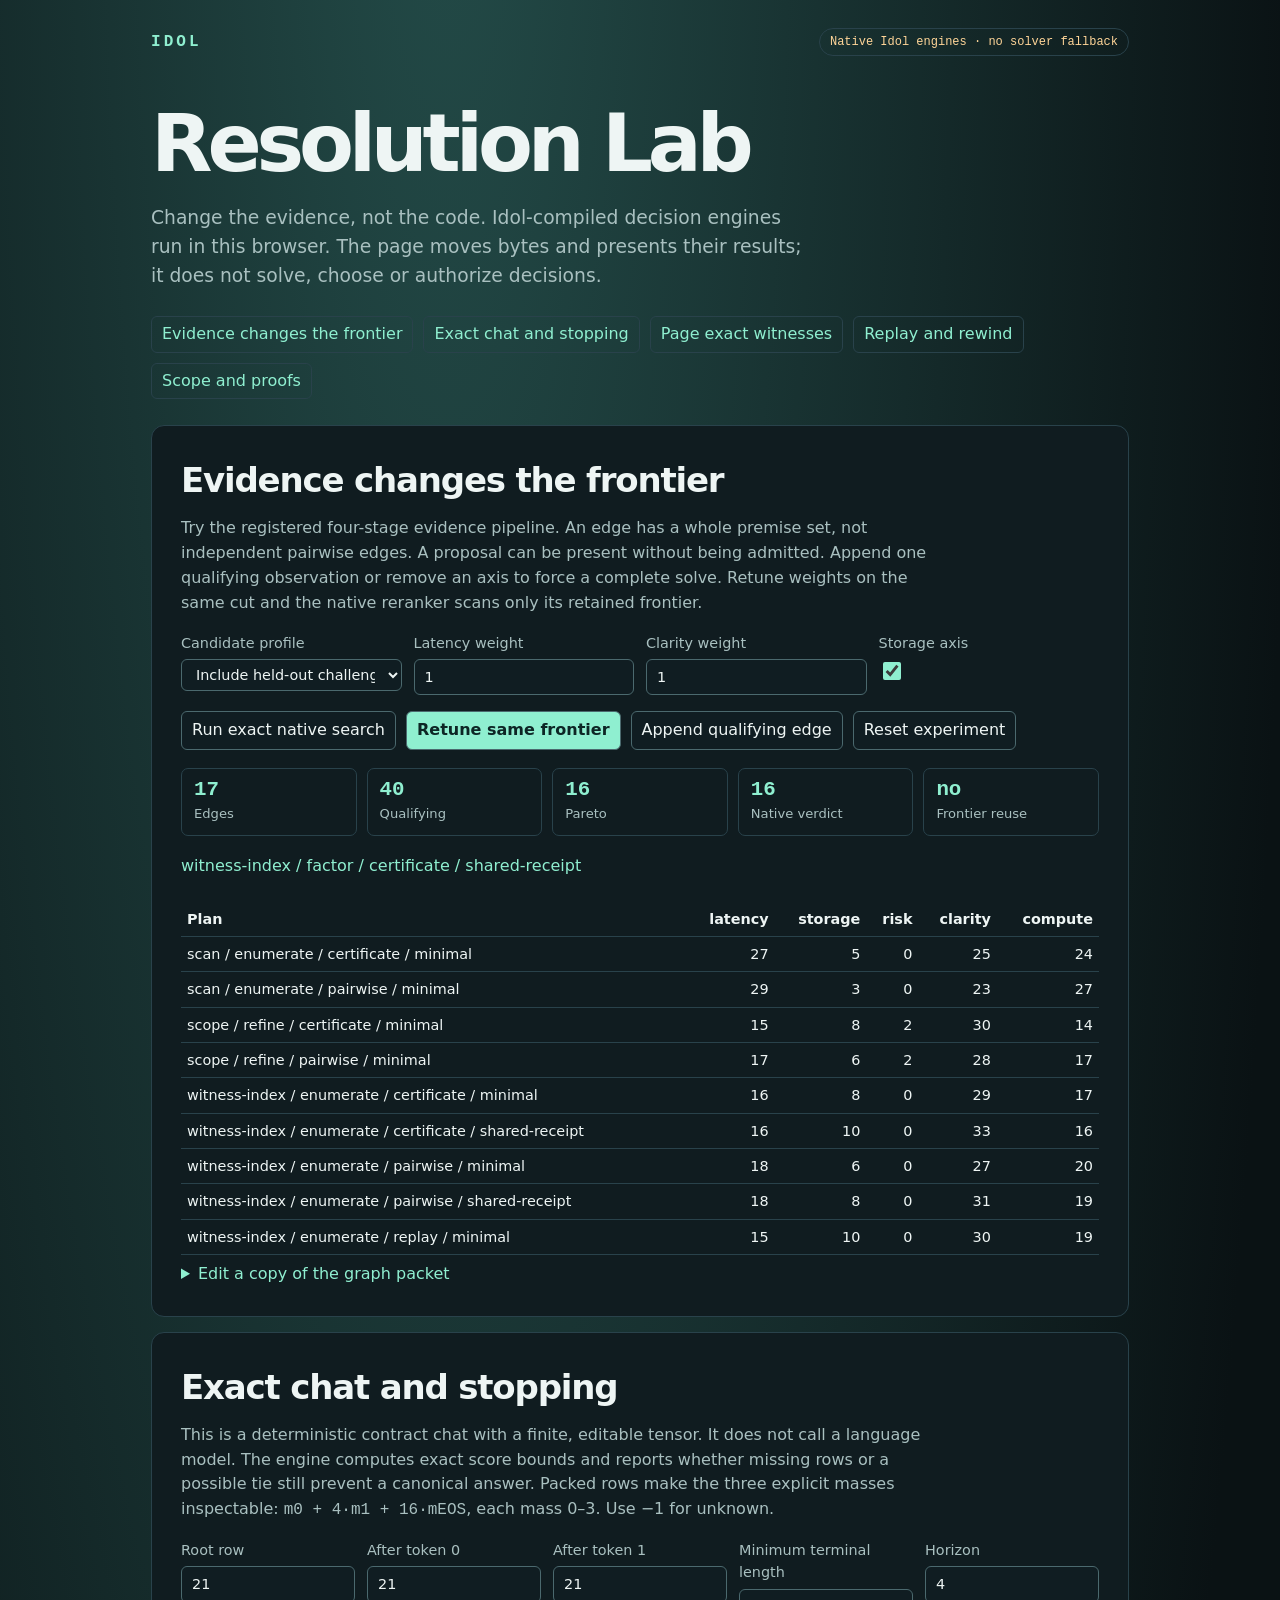
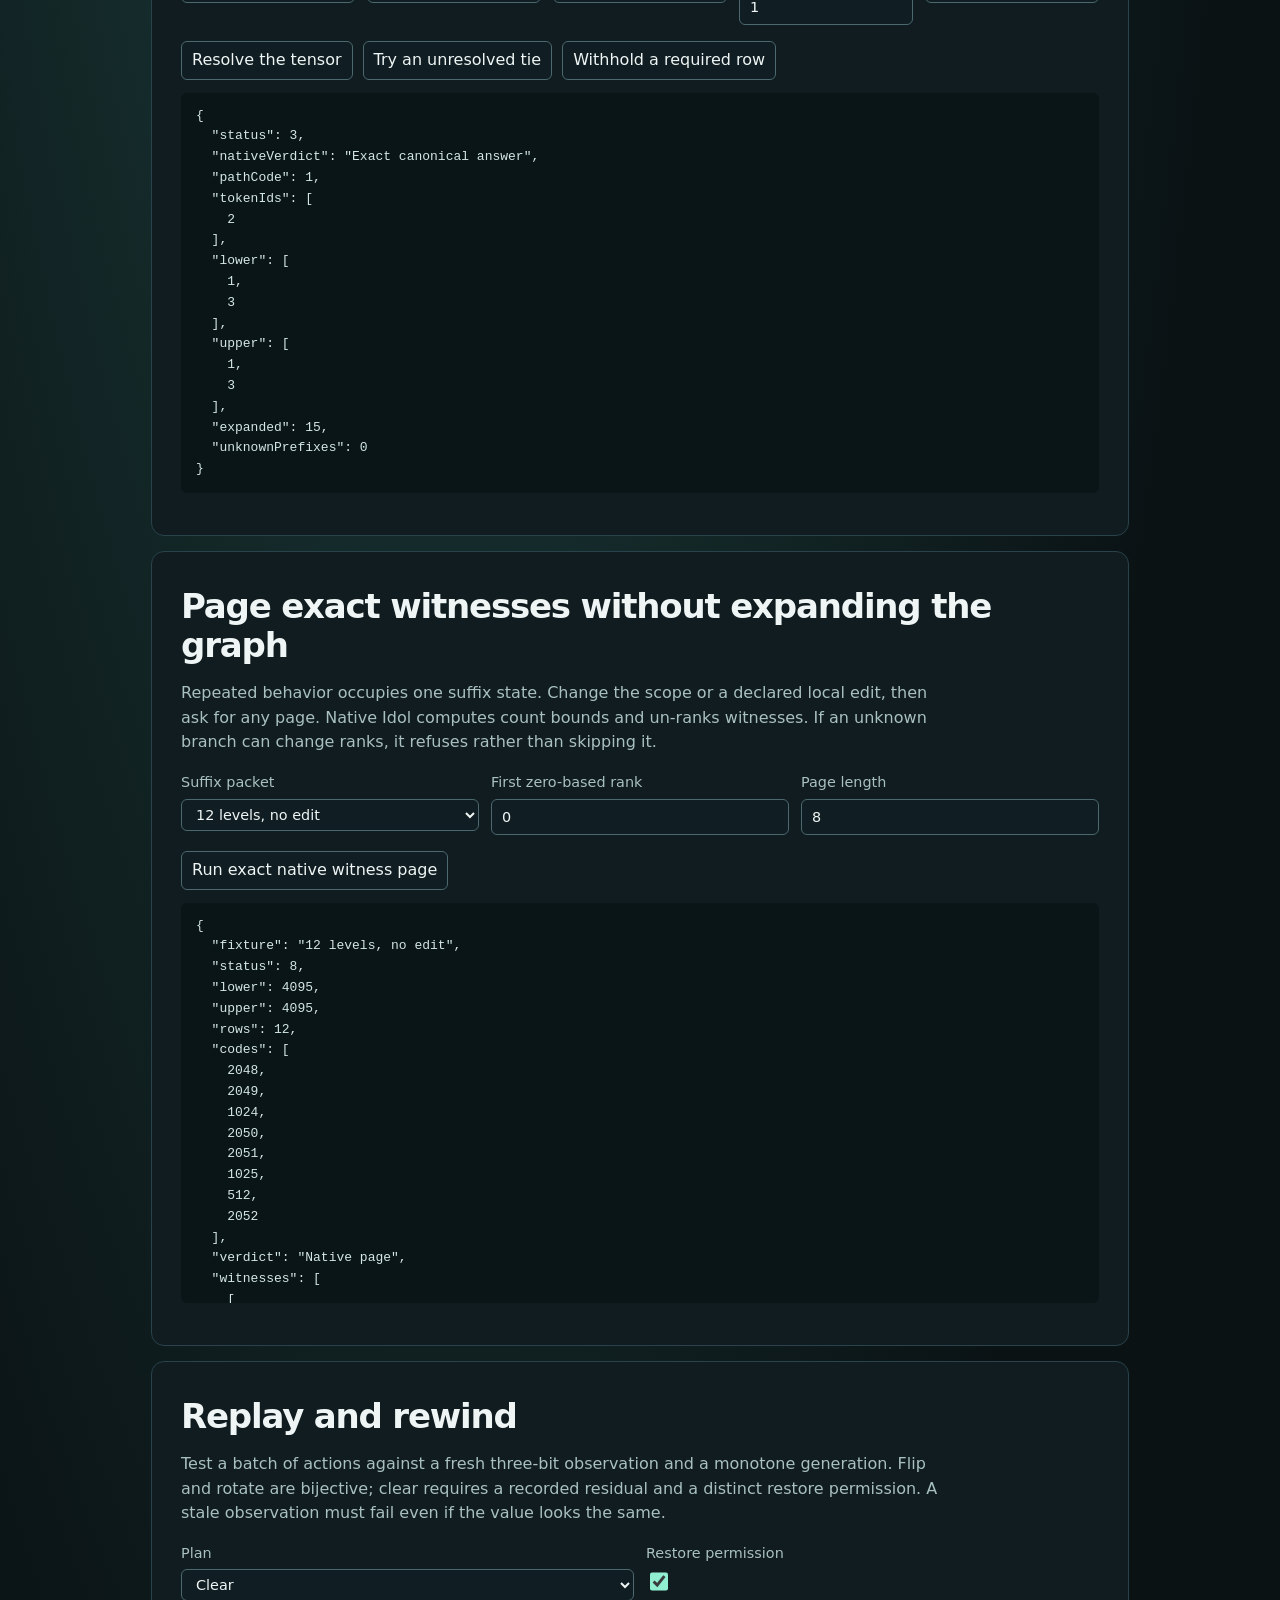
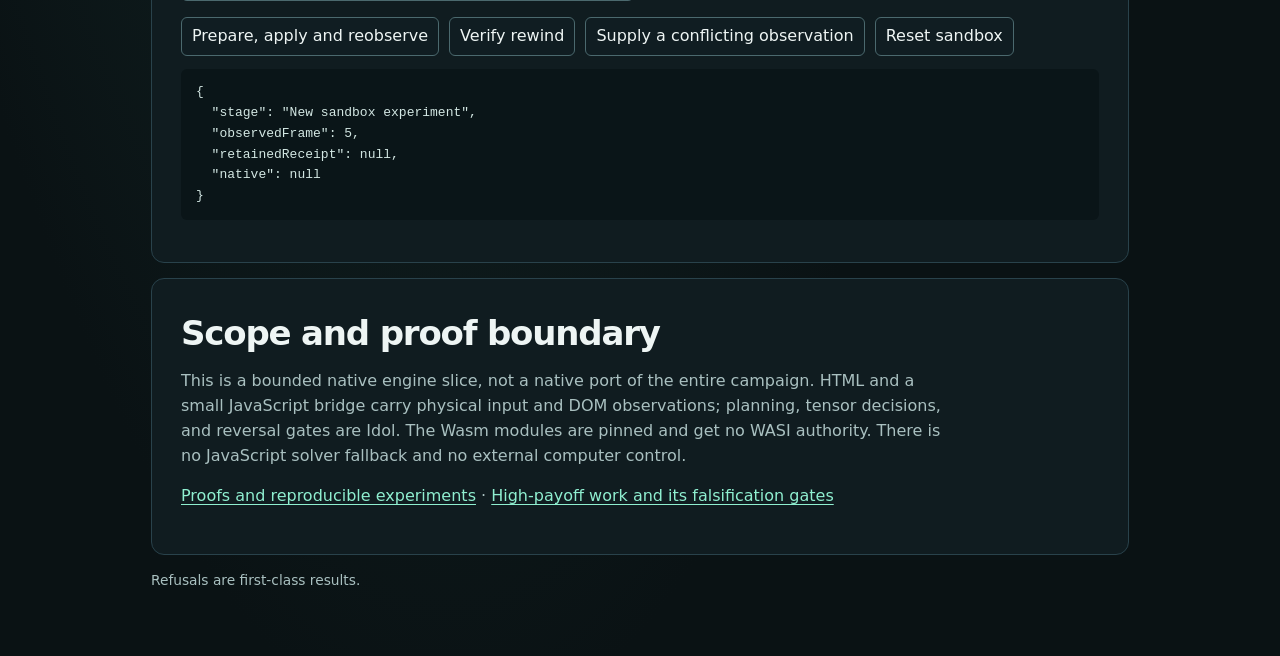
<file: examples/native-resolution-lab/index.html>
<!doctype html>
<html lang="en"><head><meta charset="utf-8"><meta name="viewport" content="width=device-width,initial-scale=1"><title>Idol Native Resolution Lab</title><link rel="stylesheet" href="style.css"></head>
<body><main><header><span class="wordmark">IDOL</span><span class="status" id="status">Loading native modules</span></header>
<h1>Resolution Lab</h1>
<p class="deck">Change the evidence, not the code. Idol-compiled decision engines run in this browser. The page moves bytes and presents their results; it does not solve, choose or authorize decisions.</p>
<nav aria-label="Exhibits"><a href="#plans">Evidence changes the frontier</a><a href="#chat">Exact chat and stopping</a><a href="#witness">Page exact witnesses</a><a href="#undo">Replay and rewind</a><a href="#limits">Scope and proofs</a></nav>
<section id="plans"><h2>Evidence changes the frontier</h2>
<p>Try the registered four-stage evidence pipeline. An edge has a whole premise set, not independent pairwise edges. A proposal can be present without being admitted. Append one qualifying observation or remove an axis to force a complete solve. Retune weights on the same cut and the native reranker scans only its retained frontier.</p>
<div class="grid"><label>Candidate profile <select id="profile"><option value="1">Include held-out challengers</option><option value="0">Narrow to the earlier inventory</option></select></label><label>Latency weight <input id="latency" type="number" value="1" min="0" max="99"></label><label>Clarity weight <input id="clarity" type="number" value="1" min="0" max="99"></label><label>Storage axis <input id="storage" type="checkbox" checked></label></div>
<div class="controls"><button id="solve" disabled>Run exact native search</button><button id="rerank" disabled>Retune same frontier</button><button id="append" disabled>Append qualifying edge</button><button id="reset" disabled>Reset experiment</button></div>
<div class="metricgrid" id="metrics" aria-live="polite"></div><p class="result" id="winner"></p>
<div class="frontScroll" id="frontier"></div>
<details><summary>Edit a copy of the graph packet</summary><p>Replace the experiment input to try another bounded cut. This does not mutate the original evidence. Keep the same five axes and four stages. Flags are 0 proposal, 1 registered, 2 held-out proposal, and 3 held-out registered. These are declared by the fixture, not an authentication mechanism.</p><textarea id="packet" spellcheck="false" aria-label="Graph packet"></textarea><button id="packetRun" disabled>Load this experiment</button></details>
</section>
<section id="chat"><h2>Exact chat and stopping</h2><p>This is a deterministic contract chat with a finite, editable tensor. It does not call a language model. The engine computes exact score bounds and reports whether missing rows or a possible tie still prevent a canonical answer. Packed rows make the three explicit masses inspectable: <code>m0 + 4·m1 + 16·mEOS</code>, each mass 0–3. Use −1 for unknown.</p>
<div class="grid"><label>Root row <input id="rootRow" type="number" value="21" min="-1" max="63"></label><label>After token 0 <input id="zeroRow" type="number" value="21" min="-1" max="63"></label><label>After token 1 <input id="oneRow" type="number" value="21" min="-1" max="63"></label><label>Minimum terminal length <input id="minStop" type="number" value="1" min="1" max="4"></label><label>Horizon <input id="horizon" type="number" value="4" min="1" max="4"></label></div>
<div class="controls"><button id="answer" disabled>Resolve the tensor</button><button class="chatPreset" data-values="20,-1,-1,1,4" disabled>Try an unresolved tie</button><button class="chatPreset" data-values="4,-1,-1,1,4" disabled>Withhold a required row</button></div>
<pre id="chatResult" aria-live="polite">Waiting for native code.</pre>
</section>
<section id="witness"><h2>Page exact witnesses without expanding the graph</h2>
<p>Repeated behavior occupies one suffix state. Change the scope or a declared local edit, then ask for any page. Native Idol computes count bounds and un-ranks witnesses. If an unknown branch can change ranks, it refuses rather than skipping it.</p>
<div class="grid"><label>Suffix packet <select id="suffixCase"><option value="shared">12 levels, no edit</option><option value="deep">30 levels, no edit</option><option value="local">12 levels, edit at 000000</option><option value="rootish">12 levels, edit at 0</option><option value="end">12 levels, edit at 1111111111</option><option value="unknown">Unknown branch</option></select></label><label>First zero-based rank <input id="rank" type="number" min="0" max="1073741823" value="0"></label><label>Page length <input id="limit" type="number" min="0" max="32" value="8"></label></div>
<button id="page" disabled>Run exact native witness page</button><pre id="witnessResult" aria-live="polite">Waiting for native code.</pre>
</section>
<section id="undo"><h2>Replay and rewind</h2><p>Test a batch of actions against a fresh three-bit observation and a monotone generation. Flip and rotate are bijective; clear requires a recorded residual and a distinct restore permission. A stale observation must fail even if the value looks the same.</p>
<div class="grid"><label>Plan <select id="plan"><option value="2">Clear</option><option value="57">Flip, clear, rotate</option><option value="13">Flip, rotate</option><option value="65">Malformed: missing middle steps</option></select></label><label>Restore permission <input id="restorePerm" type="checkbox" checked></label></div>
<div class="controls"><button id="apply" disabled>Prepare, apply and reobserve</button><button id="rewind" disabled>Verify rewind</button><button id="outside" disabled>Supply a conflicting observation</button><button id="undoReset" disabled>Reset sandbox</button></div>
<pre id="undoResult" aria-live="polite">Waiting for native code.</pre>
</section>
<section id="limits"><h2>Scope and proof boundary</h2><p>This is a bounded native engine slice, not a native port of the entire campaign. HTML and a small JavaScript bridge carry physical input and DOM observations; planning, tensor decisions, and reversal gates are Idol. The Wasm modules are pinned and get no WASI authority. There is no JavaScript solver fallback and no external computer control.</p><p><a href="https://github.com/clpi/software-is-reversible">Proofs and reproducible experiments</a> · <a href="DIRECTIONS.md">High-payoff work and its falsification gates</a></p></section>
<footer>Refusals are first-class results.</footer></main><script type="module" src="app.mjs"></script></body></html>
</file>
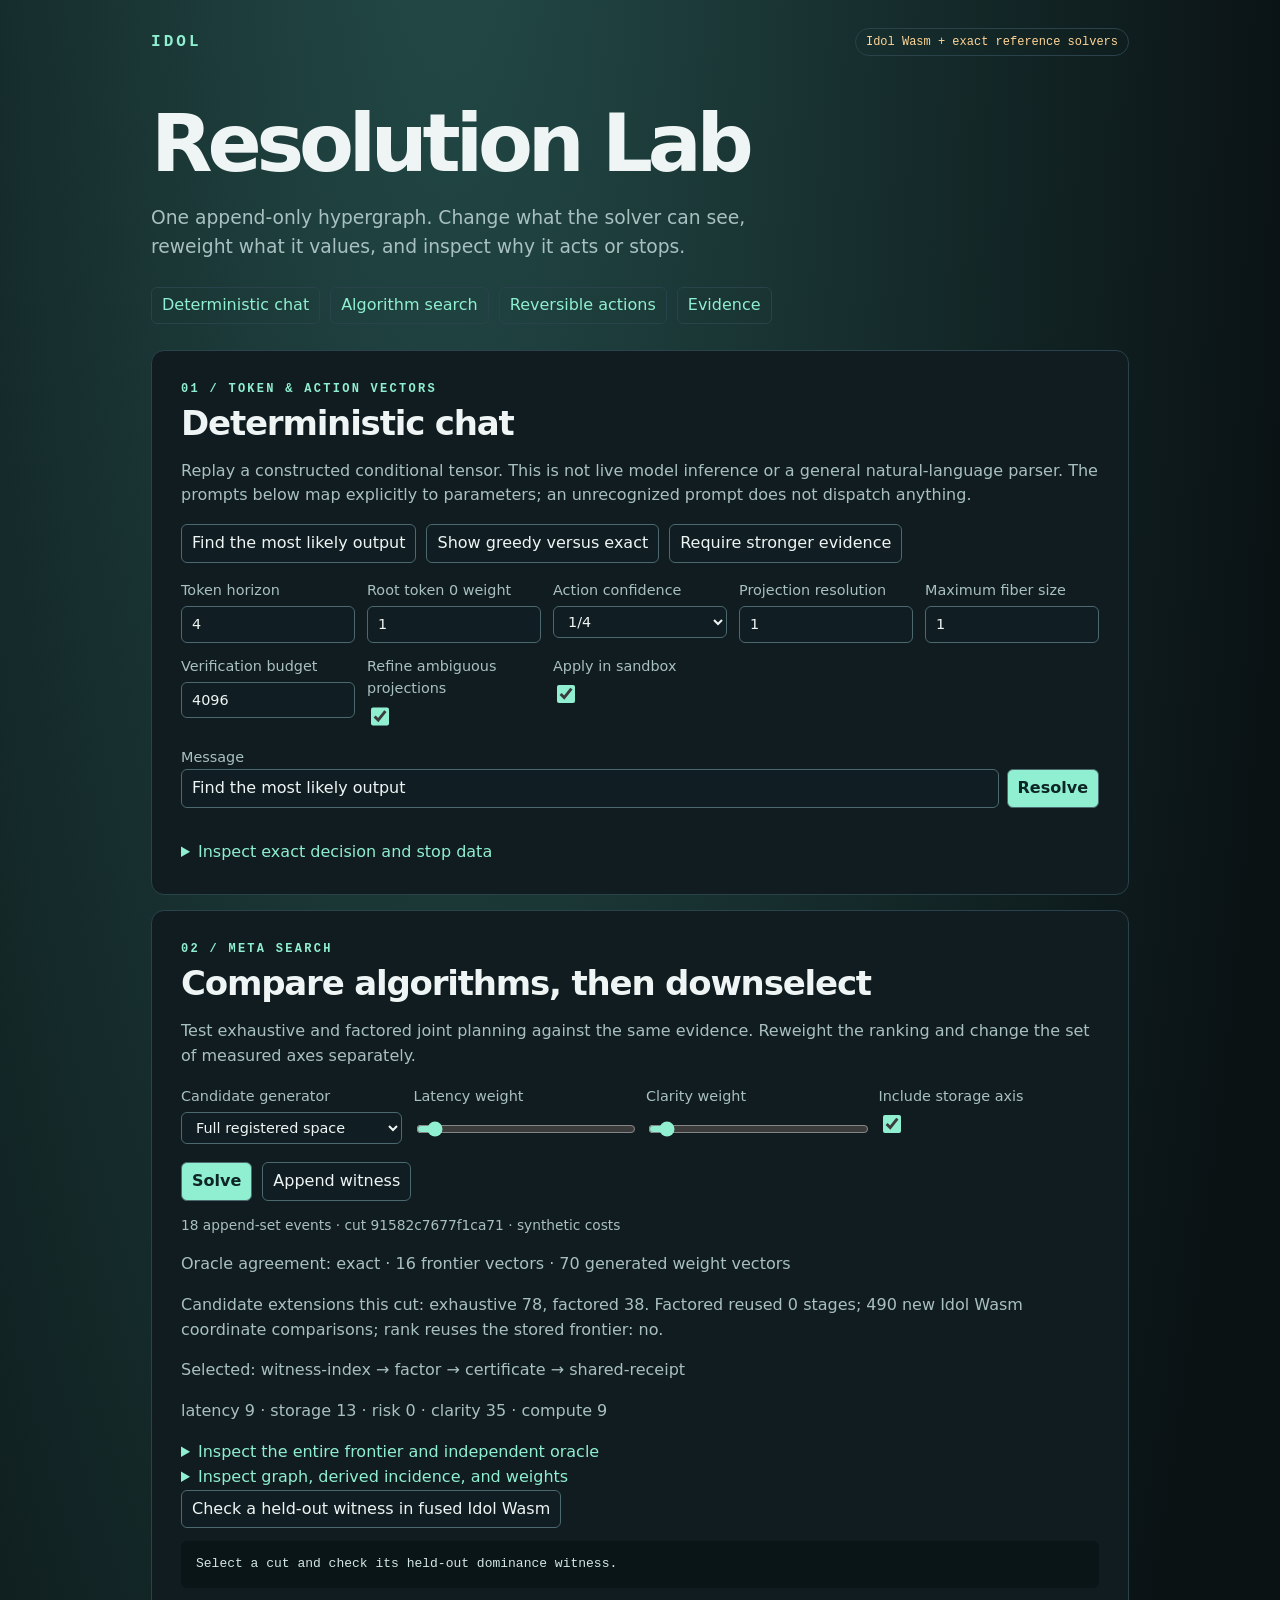
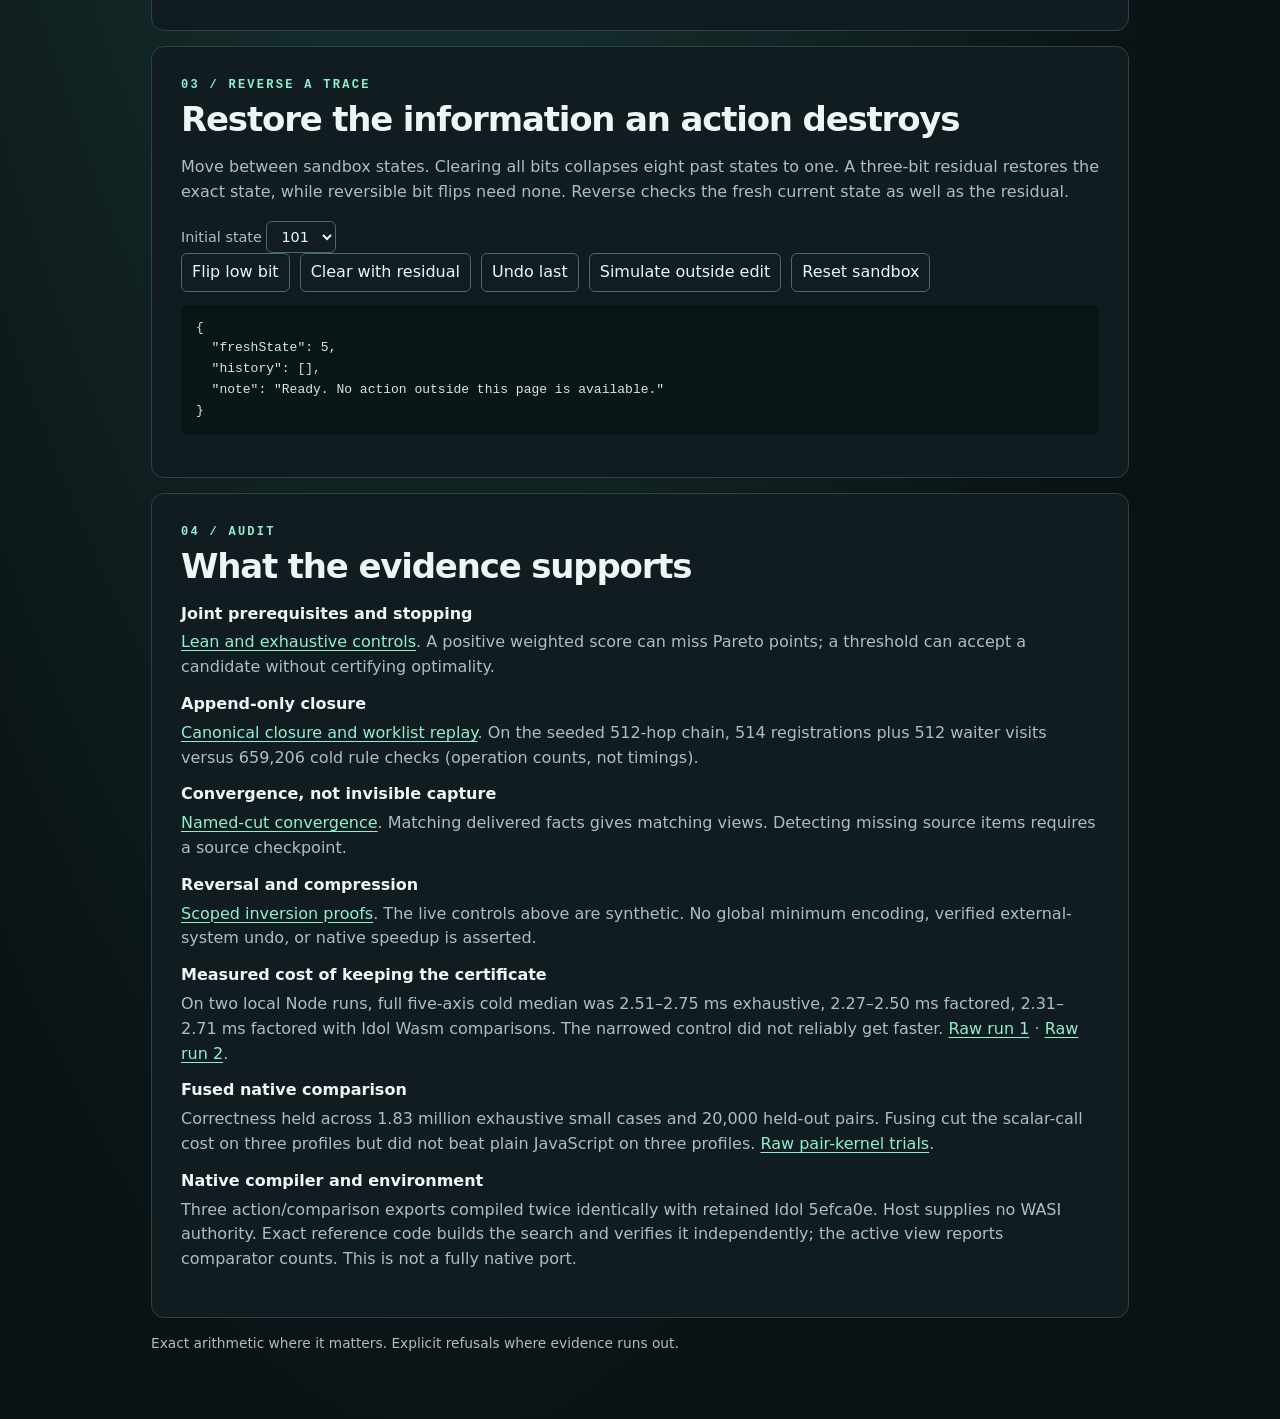
<file: examples/resolution-lab/index.html>
<!doctype html>
<html lang="en"><head><meta charset="utf-8"><meta name="viewport" content="width=device-width,initial-scale=1">
<title>Idol | Resolution Lab</title><link rel="stylesheet" href="style.css"></head>
<body><main>
<header><span class="wordmark">IDOL</span><span class="status" id="runtime">Reference preview · native build not admitted</span></header>
<h1>Resolution Lab</h1><p class="deck">One append-only hypergraph. Change what the solver can see, reweight what it values, and inspect why it acts or stops.</p>
<nav aria-label="Exhibits"><a href="#chat">Deterministic chat</a><a href="#search">Algorithm search</a><a href="#undo">Reversible actions</a><a href="#evidence">Evidence</a></nav>
<section id="chat"><div class="kicker">01 / TOKEN &amp; ACTION VECTORS</div><h2>Deterministic chat</h2>
<p>Replay a constructed conditional tensor. This is not live model inference or a general natural-language parser. The prompts below map explicitly to parameters; an unrecognized prompt does not dispatch anything.</p>
<div class="controls"><button data-prompt="Find the most likely output">Find the most likely output</button><button data-prompt="Show greedy versus exact">Show greedy versus exact</button><button data-prompt="Require stronger evidence">Require stronger evidence</button></div>
<div class="grid"><label>Token horizon <input id="horizon" type="number" min="1" max="3" value="2"></label><label>Root token 0 weight <input id="tilt" type="number" min="1" max="12" value="1"></label><label>Action confidence <select id="threshold"><option value="1/4" selected>1/4</option><option value="1/2">1/2</option><option value="3/4">3/4</option><option value="1">1</option></select></label><label>Projection resolution <input id="resolution" type="number" min="0" max="3" value="1"></label><label>Maximum fiber size <input id="obscurity-limit" type="number" min="1" max="64" value="1"></label><label>Verification budget <input id="budget" type="number" min="0" max="4096" value="4096"></label><label><span>Refine ambiguous projections</span><input type="checkbox" id="refine" checked></label><label><span>Apply in sandbox</span><input type="checkbox" id="apply" checked></label></div>
<form id="prompt"><label for="query">Message</label><div class="inputrow"><input id="query" maxlength="120" value="Find the most likely output"><button type="submit">Resolve</button></div></form>
<ol id="transcript" aria-live="polite"></ol><details><summary>Inspect exact decision and stop data</summary><pre id="token-result"></pre></details></section>

<section id="search"><div class="kicker">02 / META SEARCH</div><h2>Compare algorithms, then downselect</h2>
<p>Test exhaustive and factored joint planning against the same evidence. Reweight the ranking and change the set of measured axes separately.</p>
<div class="grid"><label>Candidate generator <select id="profile"><option value="full">Full registered space</option><option value="narrow">Narrowed candidate control</option></select></label><label>Latency weight <input id="latency" type="range" min="1" max="10" value="1"></label><label>Clarity weight <input id="clarity" type="range" min="1" max="10" value="1"></label><label><span>Include storage axis</span><input id="storage" type="checkbox" checked></label></div>
<div class="controls"><button id="rerank">Solve</button><button id="append">Append witness</button></div><p class="muted" id="graph-state"></p><div aria-live="polite" id="search-result"></div>
<details><summary>Inspect graph, derived incidence, and weights</summary><pre id="graph-data"></pre></details>
<div class="controls"><button id="fused-check">Check a held-out witness in fused Idol Wasm</button></div><pre id="fused-result" aria-live="polite">Select a cut and check its held-out dominance witness.</pre>
</section>
<section id="undo"><div class="kicker">03 / REVERSE A TRACE</div><h2>Restore the information an action destroys</h2><p>Move between sandbox states. Clearing all bits collapses eight past states to one. A three-bit residual restores the exact state, while reversible bit flips need none. Reverse checks the fresh current state as well as the residual.</p>
<label>Initial state <select id="seed"></select></label><div class="controls"><button id="flip">Flip low bit</button><button id="clear">Clear with residual</button><button id="undo-one">Undo last</button><button id="change">Simulate outside edit</button><button id="reset">Reset sandbox</button></div><pre id="undo-result" aria-live="polite"></pre></section>
<section id="evidence"><div class="kicker">04 / AUDIT</div><h2>What the evidence supports</h2><dl>
<dt>Joint prerequisites and stopping</dt><dd><a href="https://github.com/clpi/software-redundant-compute-expands/pull/3">Lean and exhaustive controls</a>. A positive weighted score can miss Pareto points; a threshold can accept a candidate without certifying optimality.</dd>
<dt>Append-only closure</dt><dd><a href="https://github.com/clpi/software-redundant-compute-expands/pull/4">Canonical closure and worklist replay</a>. On the seeded 512-hop chain, 514 registrations plus 512 waiter visits versus 659,206 cold rule checks (operation counts, not timings).</dd>
<dt>Convergence, not invisible capture</dt><dd><a href="https://github.com/clpi/software-redundant-compute-expands/pull/5">Named-cut convergence</a>. Matching delivered facts gives matching views. Detecting missing source items requires a source checkpoint.</dd>
<dt>Reversal and compression</dt><dd><a href="https://github.com/clpi/software-is-reversible">Scoped inversion proofs</a>. The live controls above are synthetic. No global minimum encoding, verified external-system undo, or native speedup is asserted.</dd>
<dt>Measured cost of keeping the certificate</dt><dd>On two local Node runs, full five-axis cold median was 2.51–2.75 ms exhaustive, 2.27–2.50 ms factored, 2.31–2.71 ms factored with Idol Wasm comparisons. The narrowed control did not reliably get faster. <a href="benchmark-run1.json">Raw run 1</a> · <a href="benchmark-run2.json">Raw run 2</a>.</dd>
<dt>Fused native comparison</dt><dd>Correctness held across 1.83 million exhaustive small cases and 20,000 held-out pairs. Fusing cut the scalar-call cost on three profiles but did not beat plain JavaScript on three profiles. <a href="fused/benchmark.json">Raw pair-kernel trials</a>.</dd>
<dt>Native compiler and environment</dt><dd id="native-evidence">This preview runs the reference engine in your browser. Native Idol WASM requires its own build and equivalence receipt. No JavaScript fallback is reported as native.</dd>
</dl></section>
<footer>Exact arithmetic where it matters. Explicit refusals where evidence runs out.</footer>
</main><script type="module" src="app.mjs"></script></body></html>
</file>
<file: examples/native-resolution-lab/style.css>
:root{color-scheme:dark;--bg:#0a1214;--panel:#101c20;--line:#29424b;--txt:#eef5f4;--soft:#a9c0c0;--accent:#8fefd0;--warn:#ffd598;font:16px/1.55 system-ui,sans-serif}
*{box-sizing:border-box} body{margin:0;background:radial-gradient(ellipse at 35% -260px,#234b48 0,var(--bg) 850px);color:var(--txt);min-height:100vh}main{max-width:1030px;margin:auto;padding:28px 26px 65px}header{display:flex;justify-content:space-between;gap:20px;align-items:center}.wordmark,.kicker{color:var(--accent);font:600 12px/1.5 ui-monospace,monospace;letter-spacing:.19em}.wordmark{font-size:16px}.status{font:12px ui-monospace,monospace;color:var(--warn);border:1px solid var(--line);border-radius:20px;padding:6px 10px}h1{font-size:clamp(42px,8vw,80px);line-height:1;margin:48px 0 16px;letter-spacing:-.065em}h2{margin:6px 0 9px;font-size:clamp(25px,5vw,34px);line-height:1.15;letter-spacing:-.035em}p,dd{color:var(--soft)}.deck{max-width:660px;font-size:1.17rem}nav,.controls{display:flex;flex-wrap:wrap;gap:10px}nav{margin:26px 0}a{color:var(--accent);text-underline-offset:3px}nav a{padding:5px 10px;border-radius:6px;border:1px solid var(--line);text-decoration:none}section{border:1px solid var(--line);background:var(--panel);border-radius:13px;padding:clamp(16px,3vw,29px);margin:15px 0;scroll-margin:10px}.grid{display:grid;grid-template-columns:repeat(auto-fit,minmax(165px,1fr));gap:12px;margin:16px 0}.grid label{display:flex;flex-direction:column;gap:5px}label{font-size:.9rem;color:var(--soft)}button,input,select{font:inherit;color:var(--txt);background:#101d22;border:1px solid #4b696e;border-radius:6px;padding:6px 10px}input[type=checkbox]{width:1.15rem;height:1.15rem;accent-color:var(--accent)}input[type=range]{width:100%;accent-color:var(--accent)}button{cursor:pointer}button:hover,nav a:hover{background:#214242}button[type=submit],#rerank{background:var(--accent);color:#0d2625;font-weight:650}button:focus-visible,input:focus-visible,select:focus-visible,a:focus-visible,summary:focus-visible{outline:2px solid var(--accent);outline-offset:3px}.inputrow{display:flex;gap:8px}.inputrow input{min-width:0;flex:1}#transcript{list-style:none;padding:0;max-height:360px;overflow:auto}#transcript li{margin:7px 0;padding:9px 12px;background:#0a1518;border-left:3px solid #5a8482;border-radius:5px}#transcript li.answer{border-color:var(--accent)}summary{cursor:pointer;color:var(--accent)}pre{overflow:auto;white-space:pre-wrap;word-break:break-word;font:13px/1.6 ui-monospace,monospace;color:#d3e7e3;padding:13px 15px;background:#0a1518;border-radius:6px;max-height:400px}dt{font-weight:700;margin-top:12px}dd{margin:4px 0}footer,.muted{color:var(--soft);font-size:.86rem}.error{color:var(--warn)}output{color:var(--accent)}@media(max-width:510px){main{padding:17px}h1{margin-top:32px}}
section p{max-width:75ch}.metricgrid{display:grid;grid-template-columns:repeat(auto-fit,minmax(135px,1fr));gap:10px;margin:18px 0}.metricgrid>div{padding:9px 12px;border:1px solid var(--line);border-radius:7px}.metricgrid strong{display:block;color:var(--accent);font:600 1.3rem ui-monospace,monospace}.metricgrid span{color:var(--soft);font-size:.82rem}textarea{width:100%;min-height:8rem;background:#0a1518;color:#e4f1ef;padding:.8rem;border:1px solid var(--line);font:14px/1.5 ui-monospace,monospace;border-radius:6px}.frontScroll{max-height:360px;overflow:auto}table{width:100%;border-collapse:collapse;font-size:.9rem}th,td{text-align:left;padding:6px;border-bottom:1px solid var(--line)}td:not(:first-child),th:not(:first-child){text-align:right}button:disabled{cursor:not-allowed;opacity:.6}.result{min-height:2em;color:var(--accent)}
</file>
<file: examples/resolution-lab/style.css>
:root{color-scheme:dark;--bg:#0a1214;--panel:#101c20;--line:#29424b;--txt:#eef5f4;--soft:#a9c0c0;--accent:#8fefd0;--warn:#ffd598;font:16px/1.55 system-ui,sans-serif}
*{box-sizing:border-box} body{margin:0;background:radial-gradient(ellipse at 35% -260px,#234b48 0,var(--bg) 850px);color:var(--txt);min-height:100vh}main{max-width:1030px;margin:auto;padding:28px 26px 65px}header{display:flex;justify-content:space-between;gap:20px;align-items:center}.wordmark,.kicker{color:var(--accent);font:600 12px/1.5 ui-monospace,monospace;letter-spacing:.19em}.wordmark{font-size:16px}.status{font:12px ui-monospace,monospace;color:var(--warn);border:1px solid var(--line);border-radius:20px;padding:6px 10px}h1{font-size:clamp(42px,8vw,80px);line-height:1;margin:48px 0 16px;letter-spacing:-.065em}h2{margin:6px 0 9px;font-size:clamp(25px,5vw,34px);line-height:1.15;letter-spacing:-.035em}p,dd{color:var(--soft)}.deck{max-width:660px;font-size:1.17rem}nav,.controls{display:flex;flex-wrap:wrap;gap:10px}nav{margin:26px 0}a{color:var(--accent);text-underline-offset:3px}nav a{padding:5px 10px;border-radius:6px;border:1px solid var(--line);text-decoration:none}section{border:1px solid var(--line);background:var(--panel);border-radius:13px;padding:clamp(16px,3vw,29px);margin:15px 0;scroll-margin:10px}.grid{display:grid;grid-template-columns:repeat(auto-fit,minmax(165px,1fr));gap:12px;margin:16px 0}.grid label{display:flex;flex-direction:column;gap:5px}label{font-size:.9rem;color:var(--soft)}button,input,select{font:inherit;color:var(--txt);background:#101d22;border:1px solid #4b696e;border-radius:6px;padding:6px 10px}input[type=checkbox]{width:1.15rem;height:1.15rem;accent-color:var(--accent)}input[type=range]{width:100%;accent-color:var(--accent)}button{cursor:pointer}button:hover,nav a:hover{background:#214242}button[type=submit],#rerank{background:var(--accent);color:#0d2625;font-weight:650}button:focus-visible,input:focus-visible,select:focus-visible,a:focus-visible,summary:focus-visible{outline:2px solid var(--accent);outline-offset:3px}.inputrow{display:flex;gap:8px}.inputrow input{min-width:0;flex:1}#transcript{list-style:none;padding:0;max-height:360px;overflow:auto}#transcript li{margin:7px 0;padding:9px 12px;background:#0a1518;border-left:3px solid #5a8482;border-radius:5px}#transcript li.answer{border-color:var(--accent)}summary{cursor:pointer;color:var(--accent)}pre{overflow:auto;white-space:pre-wrap;word-break:break-word;font:13px/1.6 ui-monospace,monospace;color:#d3e7e3;padding:13px 15px;background:#0a1518;border-radius:6px;max-height:400px}dt{font-weight:700;margin-top:12px}dd{margin:4px 0}footer,.muted{color:var(--soft);font-size:.86rem}.error{color:var(--warn)}output{color:var(--accent)}@media(max-width:510px){main{padding:17px}h1{margin-top:32px}}
</file>
